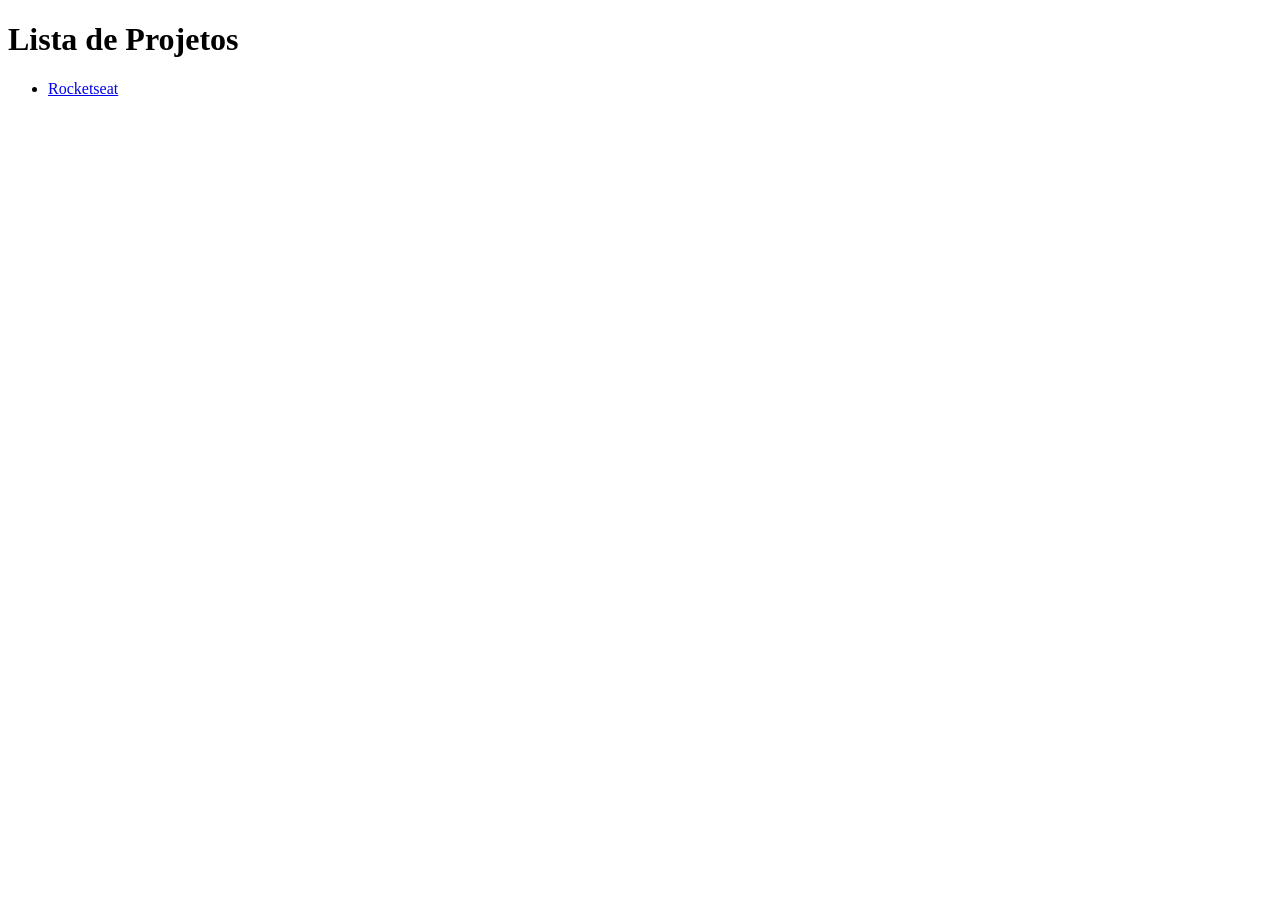
<file: index.html>
<!DOCTYPE html>
<html lang="pt-br">
<head>
  <meta charset="UTF-8">
  <meta name="viewport" content="width=device-width, initial-scale=1.0">
  <title>Document</title>
</head>
<body>
  <header class="header-main">
    <h1>
      Lista de Projetos
    </h1>
  </header>
  <nav class="main-main">
    <ul>
      <li><a href="./rocketseat/index.html">Rocketseat</a></li>
    </ul>
  </nav>
</body>
</html>
</file>
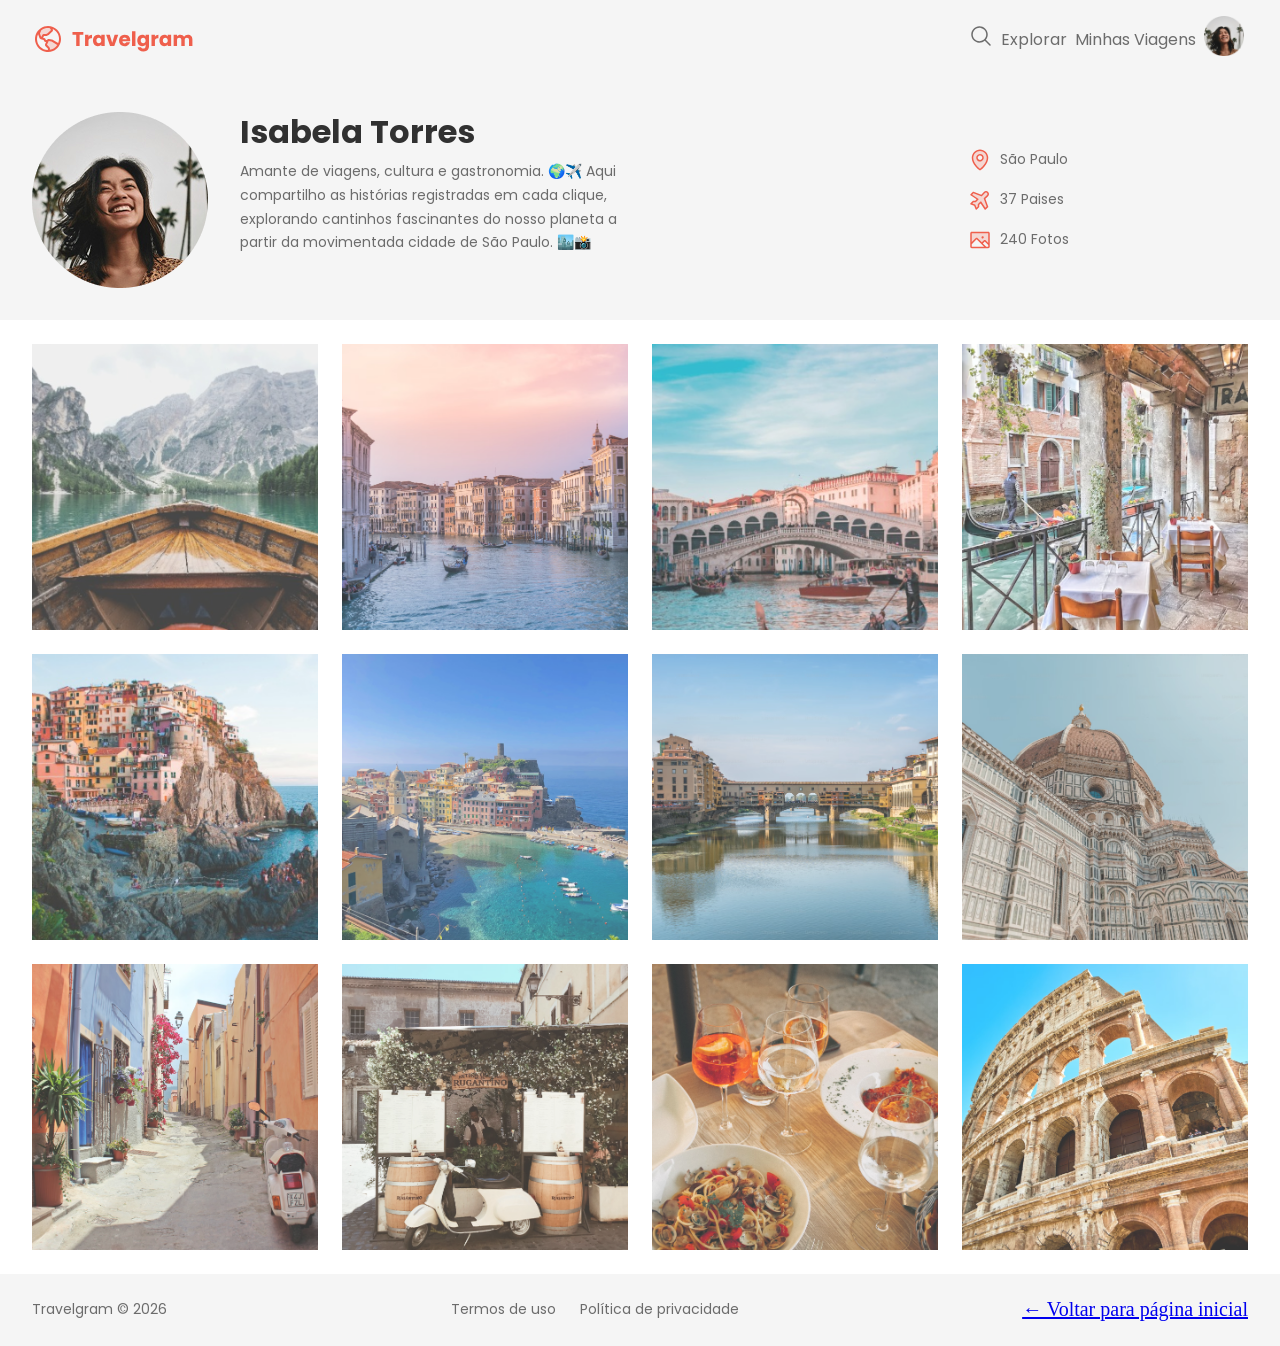
<file: rocketseat/projeto-viagens-css/index.html>
<!doctype html>
<html lang="pt-br">
  <head>
    <link rel="preconnect" href="https://fonts.googleapis.com" />
    <link rel="preconnect" href="https://fonts.gstatic.com" crossorigin />
    <meta charset="UTF-8" />
    <meta name="viewport" content="width=device-width, initial-scale=1.0" />
    <link
      href="https://fonts.googleapis.com/css2?family=Poppins:ital,wght@0,100;0,200;0,300;0,400;0,500;0,600;0,700;0,800;0,900;1,100;1,200;1,300;1,400;1,500;1,600;1,700;1,800;1,900&display=swap"
      rel="stylesheet"
    />
    <link rel="stylesheet" href="./style.css" />
    <title>Projeto Viagens | Css</title>
  </head>
  <body>
    <!--PAGE-->
    <div id="page">
      <!--NAV-->
      <div class="color-fundo">
        <nav id="nav-main">
          <!--LOGO-->
          <a href="#" class="nav-main_logo-link">
            <img src="images/icons/Logo.svg" alt="Logo da empresa Travelgram" />
          </a>
          <!--Navegation List-->
          <div class="nav-main_div-nav">
            <ul class="list-nav">
              <!--Lupa-->
              <li class="list-nav_item">
                <a href="#">
                  <img
                    src="./images/icons/MagnifyingGlass.svg"
                    alt="imagem de uma pequena lupa transparente."
                  />
                </a>
              </li>
              <!--Explorar-->
              <li class="list-nav_item">
                <a href="#"> explorar </a>
              </li>
              <!--Minhas viagens-->
              <li class="list-nav_item">
                <a href="#"> minhas viagens </a>
              </li>
              <!--Imagem de perfil pequena-->
              <li class="list-nav_item">
                <a href="#">
                  <img
                    src="images/icons/Profile pic.png"
                    alt="imagem de perfil pequena com uma mulher sorrindo"
                  />
                </a>
              </li>
            </ul>
          </div>
        </nav>
      </div>
      <!--FIM DO NAV-->
      <!--HEADER-->
      <div class="color-fundo">
        <header id="header-main">
          <!--About Section-->
          <section class="about_section">
            <!--ABOUT DIV-->
            <div class="div-about">
              <img
                src="./images/icons/Profile pic.png"
                alt="imagem de perfil com uma mulher sorrindo"
              />
              <div class="box-about">
                <h1 class="main-title">Isabela Torres</h1>
                <p class="about-paragraph">
                  Amante de viagens, cultura e gastronomia. 🌍✈️ Aqui
                  compartilho as histórias registradas em cada clique,
                  explorando cantinhos fascinantes do nosso planeta a partir da
                  movimentada cidade de São Paulo. 🏙️📸
                </p>
              </div>
            </div>
            <!--INFO DIV-->
            <div class="div-info">
              <!--List info-->
              <ul class="list-info">
                <!--Pin image-->
                <li class="list-info_item">
                  <img
                    src="images/icons/MapPin.svg"
                    alt="Icone com a imagem de um pequeno Pino com a cor laranja."
                  />
                  <p>são paulo</p>
                </li>
                <!--Airplane-->
                <li class="list-info_item">
                  <img
                    src="images/icons/AirplaneTilt.svg"
                    alt="Icone com a imagem de um aviao a cor laranja."
                  />
                  <p>37 paises</p>
                </li>
                <!--Image-->
                <li class="list-info_item">
                  <img
                    src="images/icons/Image.svg"
                    alt="Icone com uma imagem de uma pequena paisagem."
                  />
                  <p>240 fotos</p>
                </li>
              </ul>
            </div>
          </section>
          <!--Fim da section About-->
        </header>
      </div>
      <!--Fim do header-->

      <!--Inicio do Main - Gallery-->
      <div class="color-fundo">
        <main id="main-Gallery">
          <section class="section-gallery">
            <img src="./images/gallerry/Image 01.png" alt="#" />
            <img src="./images/gallerry/Image 02.png" alt="#" />
            <img src="./images/gallerry/Image 03.png" alt="#" />
            <img src="./images/gallerry/Image 04.png" alt="#" />
            <img src="./images/gallerry/Image 05.png" alt="#" />
            <img src="./images/gallerry/Image 06.png" alt="#" />
            <img src="./images/gallerry/Image 07.png" alt="#" />
            <img src="./images/gallerry/Image 08.png" alt="#" />
            <img src="./images/gallerry/Image 09.png" alt="#" />
            <img src="./images/gallerry/Image 10.png" alt="#" />
            <img src="./images/gallerry/Image 11.png" alt="#" />
            <img src="./images/gallerry/Image 12.png" alt="#" />
          </section>
        </main>
      </div>
      <!--Fim do Main-->
      <!--Inicio do Main Footer-->
      <div class="color-fundo">
        <footer id="main-footer">
          <p>Travelgram © 2026</p>
          <!--div footer-->
          <div class="main-footer_div-links">
            <!--List-->
            <ul class="main-footer_div-links_list">
              <li class="main-footer_div-links_list_item">
                <a href="#">Termos de uso</a>
              </li>

              <li class="main-footer_div-links_list_item">
                <a href="#">Política de privacidade</a>
              </li>
            </ul>
          </div>
          <a href="../index.html" class="voltar"> &larr; Voltar para página inicial</a>
        </footer>
      </div>
    </div>
  </body>
</html>
</file>
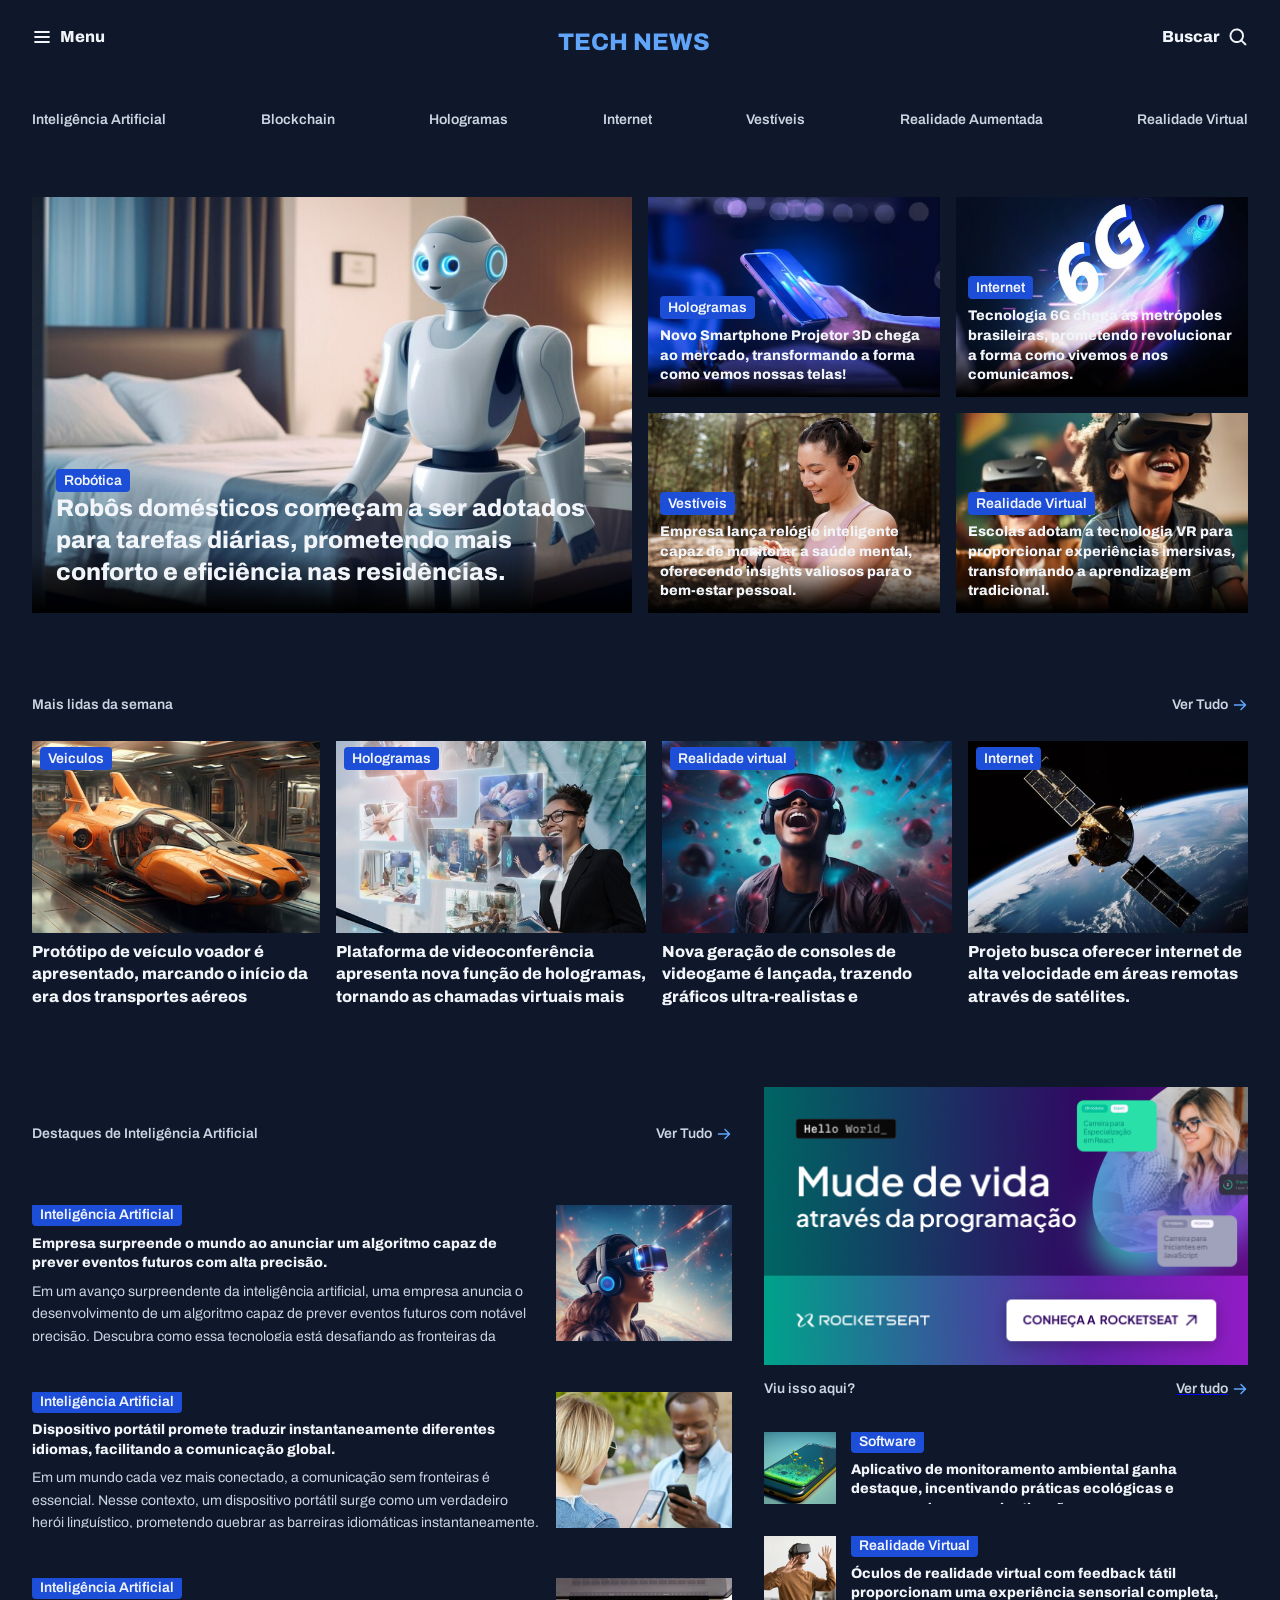
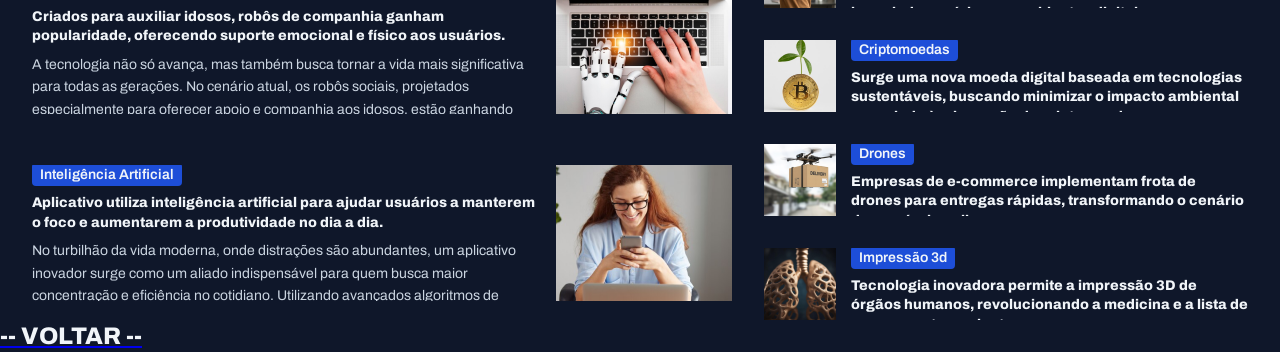
<file: rocketseat/projeto-noticiais/html/index.html>
<!doctype html>
<html lang="pt-br">
  <head>
    <link rel="preconnect" href="https://fonts.googleapis.com" />
    <link rel="preconnect" href="https://fonts.gstatic.com" crossorigin />
    <meta charset="UTF-8" />
    <meta name="viewport" content="width=device-width, initial-scale=1.0" />
    <link
      href="https://fonts.googleapis.com/css2?family=Archivo:ital,wght@0,100..900;1,100..900&display=swap"
      rel="stylesheet"
    />
    <link rel="stylesheet" href="../css/style.css" />
    <title>Document</title>
  </head>
  <body>
    <div id="page">
      <!--CABEÇALHO-->
      <header id="main-header">
        <!--MENU DE NAVEGAÇÃO-->
        <nav class="main-nav">
          <ul class="fisrt-bar">
            <!--Primeira Barra do Nav-->
            <li class="fisrt-bar_item">
              <a href="#">
                <img
                  src="../images/icons/List.svg"
                  alt="Logo de três barras uma sobre a aoutra em miniatura. Representa uma lista clicavel."
                />
                <span>menu</span>
              </a>
            </li>
            <li class="fisrt-bar_item">
              <a href="#"><span>tech news </span></a>
            </li>
            <li class="fisrt-bar_item">
              <a href="#">
                <span>buscar</span>
                <img
                  src="../images/icons/MagnifyingGlass.svg"
                  alt="Logo de uma lupa branca em miniatura."
                />
              </a>
            </li>
          </ul>
          <!--Segunda barra do nav-->
          <ul class="second-bar">
            <li class="second-bar-item">
              <a href="#">inteligência artificial</a>
            </li>
            <li class="second-bar-item"><a href="#">blockchain</a></li>
            <li class="second-bar-item"><a href="#">hologramas</a></li>
            <li class="second-bar-item"><a href="#">internet</a></li>
            <li class="second-bar-item"><a href="#">vestíveis</a></li>
            <li class="second-bar-item"><a href="#">realidade aumentada</a></li>
            <li class="second-bar-item"><a href="#">realidade virtual</a></li>
          </ul>
        </nav>
      </header>

      <!--Main-->
      <main id="main-main">
        <!--Section-content-->
        <section class="content">
          <ul class="content_list-fisrt">
            <li class="content_list_item-robotica">
              <a href="#">
                <div>
                  <span>Robótica</span>
                  <p>
                    Robôs domésticos começam a ser adotados para tarefas
                    diárias, prometendo mais conforto e eficiência nas
                    residências.
                  </p>
                </div>
              </a>
            </li>
          </ul>

          <ul class="content_list-secondary">
            <!--Holograma-->
            <li class="content_list_item-hologramas">
              <a href="#">
                <div>
                  <span>Hologramas</span>
                  <p>
                    Novo Smartphone Projetor 3D chega ao mercado, transformando
                    a forma como vemos nossas telas!
                  </p>
                </div>
              </a>
            </li>

            <!--Internet-->
            <li class="content_list_item-internet">
              <a href="#">
                <div>
                  <span>Internet</span>
                  <p>
                    Tecnologia 6G chega às metrópoles brasileiras, prometendo
                    revolucionar a forma como vivemos e nos comunicamos.
                  </p>
                </div>
              </a>
            </li>

            <!--Vestíveis-->
            <li class="content_list_item-vestiveis">
              <a href="#">
                <div>
                  <span>Vestíveis</span>
                  <p>
                    Empresa lança relógio inteligente capaz de monitorar a saúde
                    mental, oferecendo insights valiosos para o bem-estar
                    pessoal.
                  </p>
                </div>
              </a>
            </li>

            <!--Realidade Virtual-->
            <li class="content_list_item-realidadevirtual">
              <a href="#">
                <div>
                  <span>Realidade Virtual</span>
                  <p>
                    Escolas adotam a tecnologia VR para proporcionar
                    experiências imersivas, transformando a aprendizagem
                    tradicional.
                  </p>
                </div>
              </a>
            </li>
          </ul>
        </section>

        <!--SECTION Mais lidas-->
        <section id="mais-lidas">
          <div class="mais-lidas_fisrt-bar">
            <p>Mais lidas da semana</p>
            <a href="#">
              <span>Ver Tudo</span>
              <img
                src="../images/icons/ArrowRight.svg"
                alt="icone de uma setinha apontando para a direita."
              />
            </a>
          </div>

          <ul class="lista">
            <!--VEICULOS-->
            <li class="lista_item-veiculos">
              <a href="#">
                <div>
                  <span> Veiculos </span>
                </div>
                <p>
                  Protótipo de veículo voador é apresentado, marcando o início
                  da era dos transportes aéreos pessoais.
                </p>
              </a>
            </li>
            <!--Hologramas-->
            <li class="lista_item-hologramas">
              <a href="#">
                <div>
                  <span> Hologramas </span>
                </div>
                <p>
                  Plataforma de videoconferência apresenta nova função de
                  hologramas, tornando as chamadas virtuais mais realistas e
                  envolventes.
                </p>
              </a>
            </li>
            <!--Realidade Virutal-->
            <li class="lista_item-realidade-virtual">
              <a href="#">
                <div>
                  <span> Realidade virtual </span>
                </div>
                <p>
                  Nova geração de consoles de videogame é lançada, trazendo
                  gráficos ultra-realistas e experiências de jogo totalmente
                  envolventes.
                </p>
              </a>
            </li>
            <!--Internet-->
            <li class="lista_item-internet">
              <a href="#">
                <div>
                  <span> Internet</span>
                </div>
                <p>
                  Projeto busca oferecer internet de alta velocidade em áreas
                  remotas através de satélites.
                </p>
              </a>
            </li>
          </ul>
        </section>

        <!--LAST SECTION-->
        <section class="last-section">
          <ul class="lista-destaque-ia">
            <li class="lista-destaque-ia_item-title">
              <p>Destaques de Inteligência Artificial</p>
              <a href="#">
                <span>Ver Tudo</span>
                <img
                  src="../images/icons/ArrowRight.svg"
                  alt="icone de uma setinha apontando para a direita."
                />
              </a>
            </li>

            <li class="lista-destaque-ia_item">
              <a href="#">
                <div>
                  <span>Inteligência Artificial</span>
                  <p>
                    Empresa surpreende o mundo ao anunciar um algoritmo capaz de
                    prever eventos futuros com alta precisão.
                  </p>
                  <p>
                    Em um avanço surpreendente da inteligência artificial, uma
                    empresa anuncia o desenvolvimento de um algoritmo capaz de
                    prever eventos futuros com notável precisão. Descubra como
                    essa tecnologia está desafiando as fronteiras da previsão e
                    quais são as implicações para diversas áreas, desde finanças
                    até planejamento estratégico.
                  </p>
                </div>
                <img
                  src="../images/fundos/Image 10.png"
                  alt="imagem de uma mulher usando oculos de realidade virtual"
                />
              </a>
              <a href="#">
                <div>
                  <span>Inteligência Artificial</span>

                  <p>
                    Dispositivo portátil promete traduzir instantaneamente
                    diferentes idiomas, facilitando a comunicação global.
                  </p>

                  <p>
                    Em um mundo cada vez mais conectado, a comunicação sem
                    fronteiras é essencial. Nesse contexto, um dispositivo
                    portátil surge como um verdadeiro herói linguístico,
                    prometendo quebrar as barreiras idiomáticas
                    instantaneamente. Imagine poder se comunicar fluentemente em
                    qualquer lugar do mundo, independentemente do idioma local.
                    Este dispositivo não é mais uma visão futurista, mas uma
                    realidade impressionante que está transformando a forma como
                    nos conectamos globalmente. Nesta reportagem, mergulharemos
                    nas funcionalidades deste dispositivo revolucionário e como
                    ele está moldando uma nova era de compreensão global.
                  </p>
                </div>
                <img
                  src="../images/fundos/Image 11.png"
                  alt="imagem de uma mulher usando oculos de realidade virtual"
                />
              </a>
              <a href="#">
                <div>
                  <span>Inteligência Artificial</span>
                  <p>
                    Criados para auxiliar idosos, robôs de companhia ganham
                    popularidade, oferecendo suporte emocional e físico aos
                    usuários.
                  </p>
                  <p>
                    A tecnologia não só avança, mas também busca tornar a vida
                    mais significativa para todas as gerações. No cenário atual,
                    os robôs sociais, projetados especialmente para oferecer
                    apoio e companhia aos idosos, estão ganhando destaque. Mais
                    do que meros assistentes, esses robôs são programados para
                    fornecer suporte emocional e físico, preenchendo lacunas nas
                    necessidades de cuidado. Nesta matéria, exploraremos como
                    esses companheiros tecnológicos estão impactando
                    positivamente a qualidade de vida da terceira idade e
                    proporcionando uma nova perspectiva sobre o envelhecimento.
                  </p>
                </div>
                <img
                  src="../images/fundos/Image 12.png"
                  alt="imagem de uma mulher usando oculos de realidade virtual"
                />
              </a>
              <a href="#">
                <div>
                  <span>Inteligência Artificial</span>
                  <p>
                    Aplicativo utiliza inteligência artificial para ajudar
                    usuários a manterem o foco e aumentarem a produtividade no
                    dia a dia.
                  </p>
                  <p>
                    No turbilhão da vida moderna, onde distrações são
                    abundantes, um aplicativo inovador surge como um aliado
                    indispensável para quem busca maior concentração e
                    eficiência no cotidiano. Utilizando avançados algoritmos de
                    inteligência artificial, este aplicativo promete mais do que
                    simplesmente gerenciar tarefas; ele está programado para
                    compreender os padrões de trabalho de cada usuário,
                    oferecendo sugestões personalizadas para otimizar o tempo e
                    maximizar a produtividade. Nesta matéria, exploraremos como
                    essa ferramenta tecnológica está se tornando a chave para
                    manter o foco em um mundo cada vez mais cheio de distrações,
                    transformando a maneira como encaramos nossas
                    responsabilidades diárias.
                  </p>
                </div>
                <img
                  src="../images/fundos/Image 13.png"
                  alt="imagem de uma mulher usando oculos de realidade virtual"
                />
              </a>
            </li>
          </ul>
          <!--ASIDE-->
          <aside class="main-aside">
            <a href="#">
              <img src="../images/Ads.png" alt="propaganda da rocketseat" />
            </a>
            <ul class="main-aside_list">
              <li class="main-aside_list_item">
                <p>Viu isso aqui?</p>
                <a href="#">
                  <span> Ver tudo </span>
                  <img
                    src="../images/icons/ArrowRight.svg"
                    alt="icone de uma setinha apontando para a direita"
                  />
                </a>
              </li>
              <li class="main-aside_list_item-software">
                <a href="#">
                  <img src="../images/fundos/Image 14.png" alt="#" />
                  <div>
                    <span> Software </span>
                    <p>
                      Aplicativo de monitoramento ambiental ganha destaque,
                      incentivando práticas ecológicas e promovendo a
                      conscientização.
                    </p>
                  </div>
                </a>
              </li>
              <li class="main-aside_list_item-software">
                <a href="#">
                  <img src="../images/fundos/Image 15.png" alt="#" />
                  <div>
                    <span> Realidade Virtual </span>
                    <p>
                      Óculos de realidade virtual com feedback tátil
                      proporcionam uma experiência sensorial completa, imergindo
                      usuários em ambientes digitais.
                    </p>
                  </div>
                </a>
              </li>
              <li class="main-aside_list_item-software">
                <a href="#">
                  <img src="../images/fundos/Image 16.png" alt="#" />
                  <div>
                    <span> Criptomoedas </span>
                    <p>
                      Surge uma nova moeda digital baseada em tecnologias
                      sustentáveis, buscando minimizar o impacto ambiental
                      associado à mineração de criptomoedas.
                    </p>
                  </div>
                </a>
              </li>
              <li class="main-aside_list_item-software">
                <a href="#">
                  <img src="../images/fundos/Image 17.png" alt="#" />
                  <div>
                    <span> Drones </span>
                    <p>
                      Empresas de e-commerce implementam frota de drones para
                      entregas rápidas, transformando o cenário do comércio
                      online.
                    </p>
                  </div>
                </a>
              </li>
              <li class="main-aside_list_item-software">
                <a href="#">
                  <img src="../images/fundos/Image 18.png" alt="#" />
                  <div>
                    <span> Impressão 3d </span>
                    <p>
                      Tecnologia inovadora permite a impressão 3D de órgãos
                      humanos, revolucionando a medicina e a lista de espera por
                      transplantes.
                    </p>
                  </div>
                </a>
              </li>
            </ul>
          </aside>
        </section>
      </main>
      <footer>
        <a href="../../index.html">
          <p>
            -- VOLTAR --
          </p>
        </a>
      </footer>
    </div>
  </body>
</html>
</file>
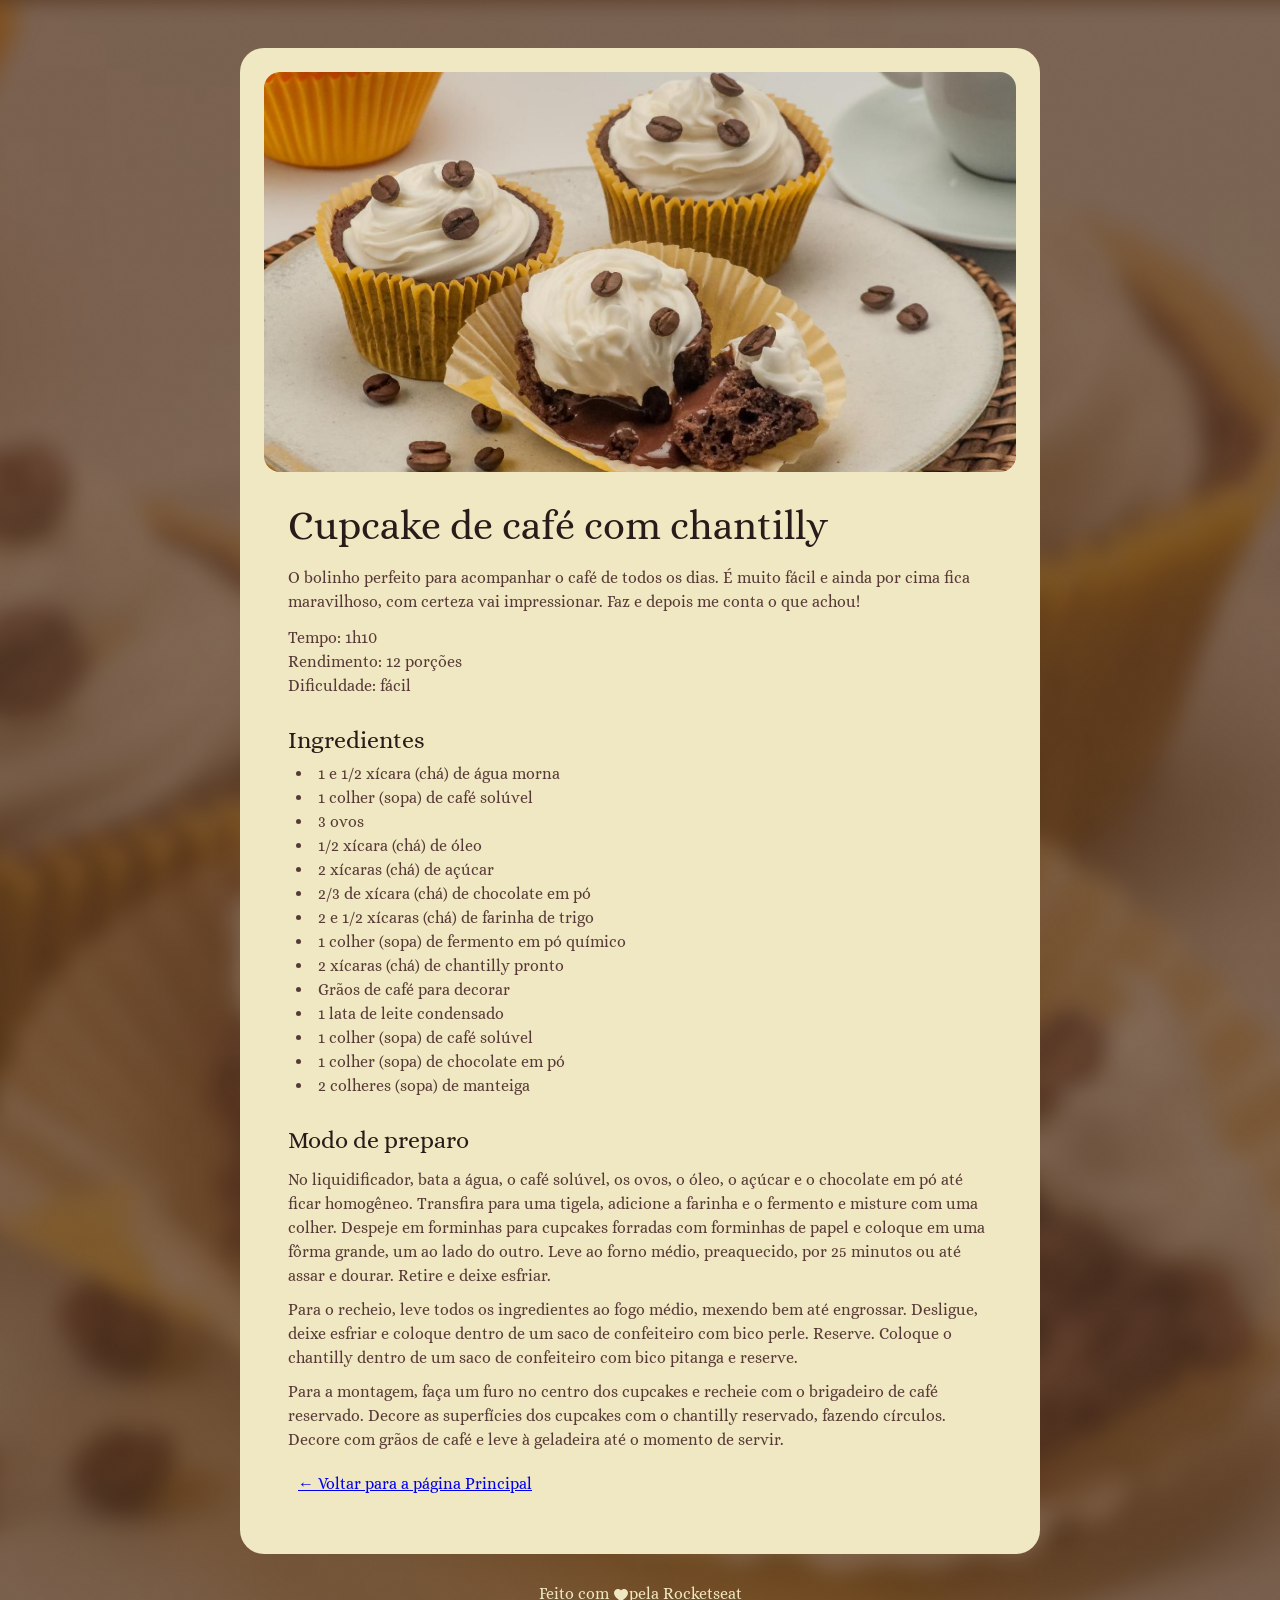
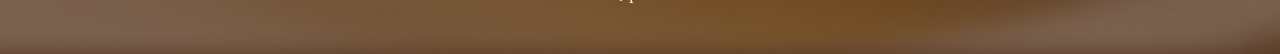
<file: rocketseat/projeto-receita-css/html/index.html>
<!doctype html>
<html lang="pt-br">
  <head>
    <link rel="preconnect" href="https://fonts.googleapis.com">
    <link rel="preconnect" href="https://fonts.gstatic.com" crossorigin>
    <meta charset="UTF-8" />
    <meta name="viewport" content="width=device-width, initial-scale=1.0" />
    <link href="https://fonts.googleapis.com/css2?family=Alice&display=swap" rel="stylesheet">
    <link rel="stylesheet" href="../style/style.css">
    <title>Projeto Receita | Correagit</title>
  </head>
  <body>
    <main id="main-principal">
      <div id="main-principal_div-image">
        <img
          src="../style/images/main-image.png"
          alt="imagem com alguns cupcake de chocolate e chantilly."
        />
      </div>
      <article id="article_principal">
        <h1 id="titulo-principal">Cupcake de café com chantilly</h1>
        <p class="titulo-principal_paragrafo">
          O bolinho perfeito para acompanhar o café de todos os dias. É muito
          fácil e ainda por cima fica maravilhoso, com certeza vai impressionar.
          Faz e depois me conta o que achou!
        </p>
        <p class="titulo-principal_paragrafo">
          Tempo: 1h10<br />
          Rendimento: 12 porções<br />
          Dificuldade: fácil
        </p>

        <section id="section_ingredientes">
          <h2 class="section_ingredientes_titulo">Ingredientes</h2>
          <ul class="section_ingredientes_lista">
            <li class="section_ingredientes_lista_item">
              1 e 1/2 xícara (chá) de água morna
            </li>
            <li class="section_ingredientes_lista_item">
              1 colher (sopa) de café solúvel
            </li>
            <li class="section_ingredientes_lista_item">3 ovos</li>
            <li class="section_ingredientes_lista_item">
              1/2 xícara (chá) de óleo
            </li>
            <li class="section_ingredientes_lista_item">
              2 xícaras (chá) de açúcar
            </li>
            <li class="section_ingredientes_lista_item">
              2/3 de xícara (chá) de chocolate em pó
            </li>
            <li class="section_ingredientes_lista_item">
              2 e 1/2 xícaras (chá) de farinha de trigo
            </li>
            <li class="section_ingredientes_lista_item">
              1 colher (sopa) de fermento em pó químico
            </li>
            <li class="section_ingredientes_lista_item">
              2 xícaras (chá) de chantilly pronto
            </li>
            <li class="section_ingredientes_lista_item">
              Grãos de café para decorar
            </li>
            <li class="section_ingredientes_lista_item">
              1 lata de leite condensado
            </li>
            <li class="section_ingredientes_lista_item">
              1 colher (sopa) de café solúvel
            </li>
            <li class="section_ingredientes_lista_item">
              1 colher (sopa) de chocolate em pó
            </li>
            <li class="section_ingredientes_lista_item">
              2 colheres (sopa) de manteiga
            </li>
          </ul>
        </section>
        <section id="section-preparo">
          <h2 class="section-preparo_titulo">Modo de preparo</h2>
          <p>
            No liquidificador, bata a água, o café solúvel, os ovos, o óleo, o
            açúcar e o chocolate em pó até ficar homogêneo. Transfira para uma
            tigela, adicione a farinha e o fermento e misture com uma colher.
            Despeje em forminhas para cupcakes forradas com forminhas de papel e
            coloque em uma fôrma grande, um ao lado do outro. Leve ao forno
            médio, preaquecido, por 25 minutos ou até assar e dourar. Retire e
            deixe esfriar.
          </p>
          <p>
            Para o recheio, leve todos os ingredientes ao fogo médio, mexendo
            bem até engrossar. Desligue, deixe esfriar e coloque dentro de um
            saco de confeiteiro com bico perle. Reserve. Coloque o chantilly
            dentro de um saco de confeiteiro com bico pitanga e reserve.
          </p>
          <p>
            Para a montagem, faça um furo no centro dos cupcakes e recheie com o
            brigadeiro de café reservado. Decore as superfícies dos cupcakes com
            o chantilly reservado, fazendo círculos. Decore com grãos de café e
            leve à geladeira até o momento de servir.
          </p>
          <a href="../../index.html"> &#8592; Voltar para a página Principal</a>
        </section>
      </article>
    </main>
    <footer id="footer-main">
      <div class="footer-main_div">
        <p>
          Feito com
          <img
          class="image-footer"
            src="../style/images/ph_heart-fill.svg"
            alt="Emoji de um coração branco"
          />pela Rocketseat
        </p>
      </div>
    </footer>
  </body>
</html>
</file>
<file: rocketseat/projeto-viagens-css/style.css>
@import url("./configs/pages/page.css");
@import url("./configs/nav/nav.css");
@import url("./configs/header/header.css");
@import url("./configs/main/main.css");
@import url("./configs/footer/footer.css");
</file>
<file: rocketseat/projeto-noticiais/css/style.css>
@import url("./config.css");
@import url("./header.css");
@import url("./main.css");
</file>
<file: rocketseat/projeto-receita-css/style/style.css>
@import url("./config/config.css");
@import url("./body/body.css");
@import url("./main/main.css");
@import url("./main/article.css");
@import url("./main/section.css");
@import url("./footer/footer.css");
</file>
